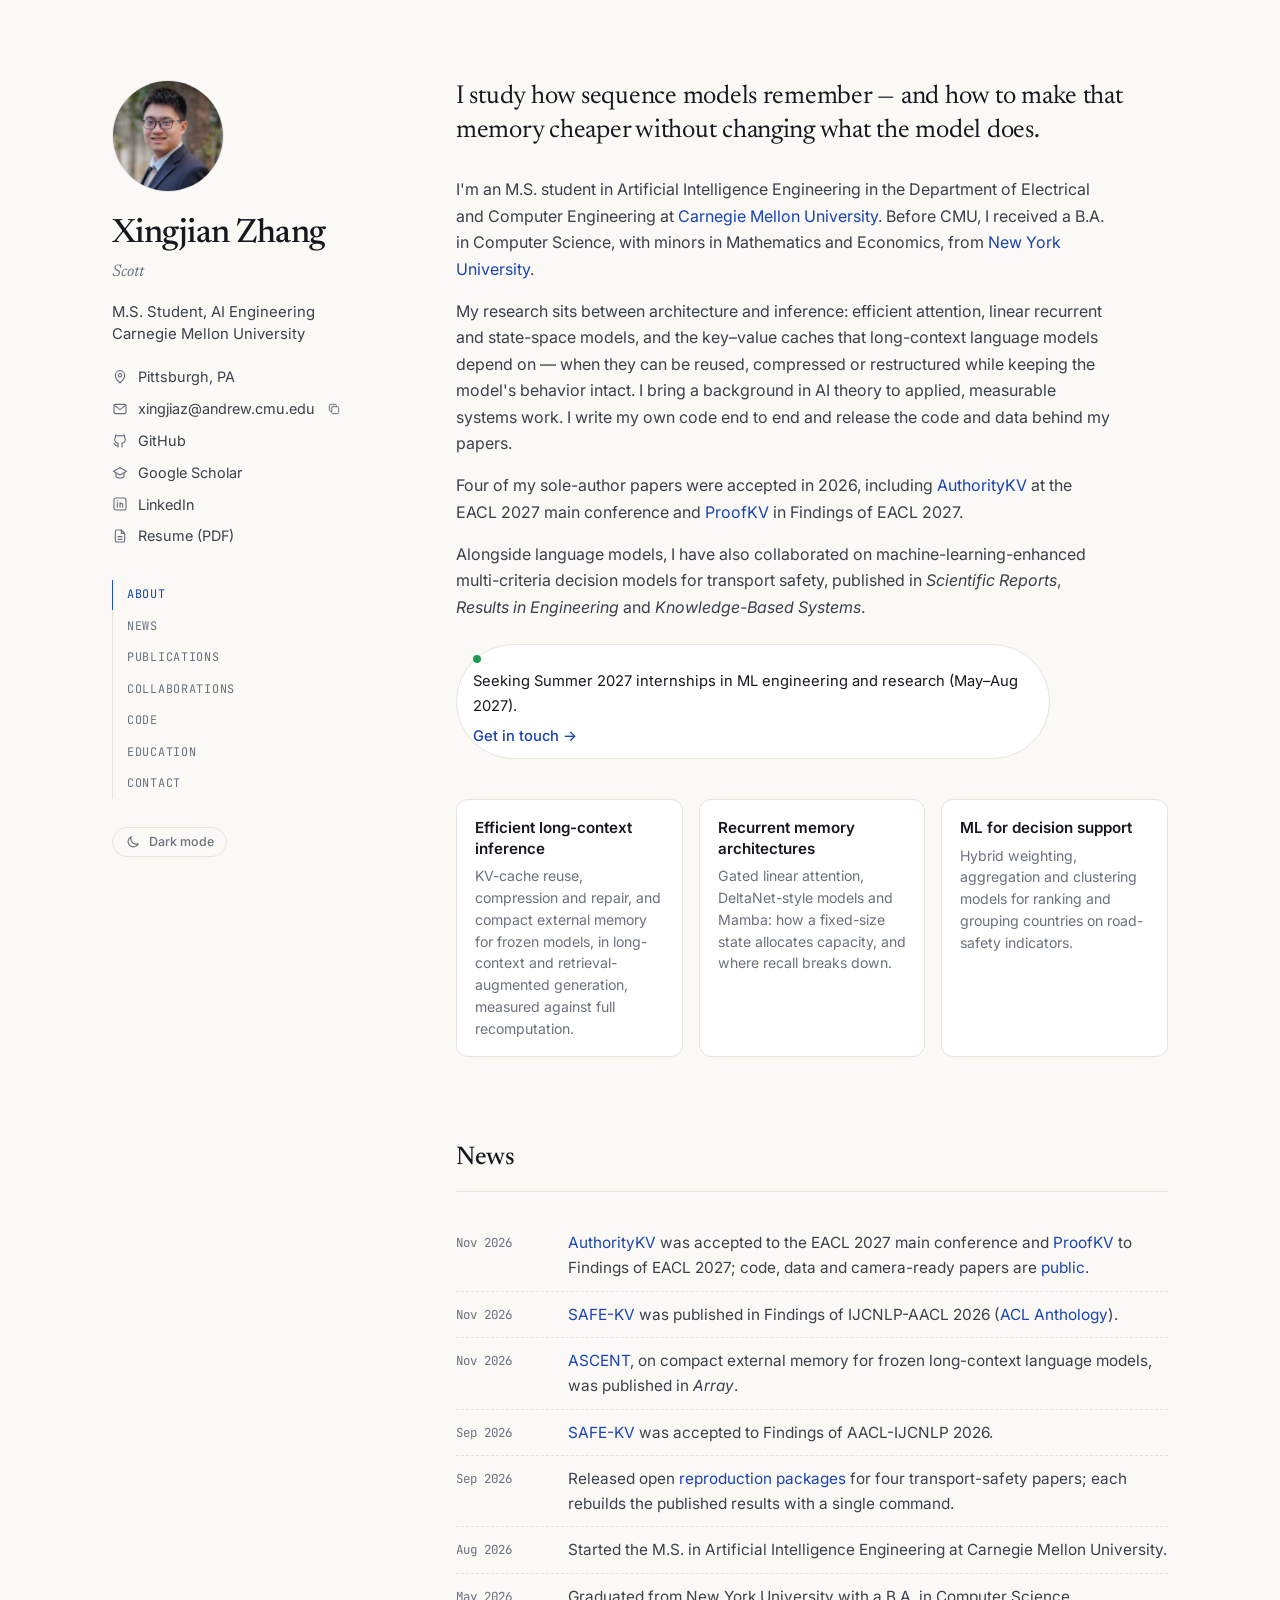
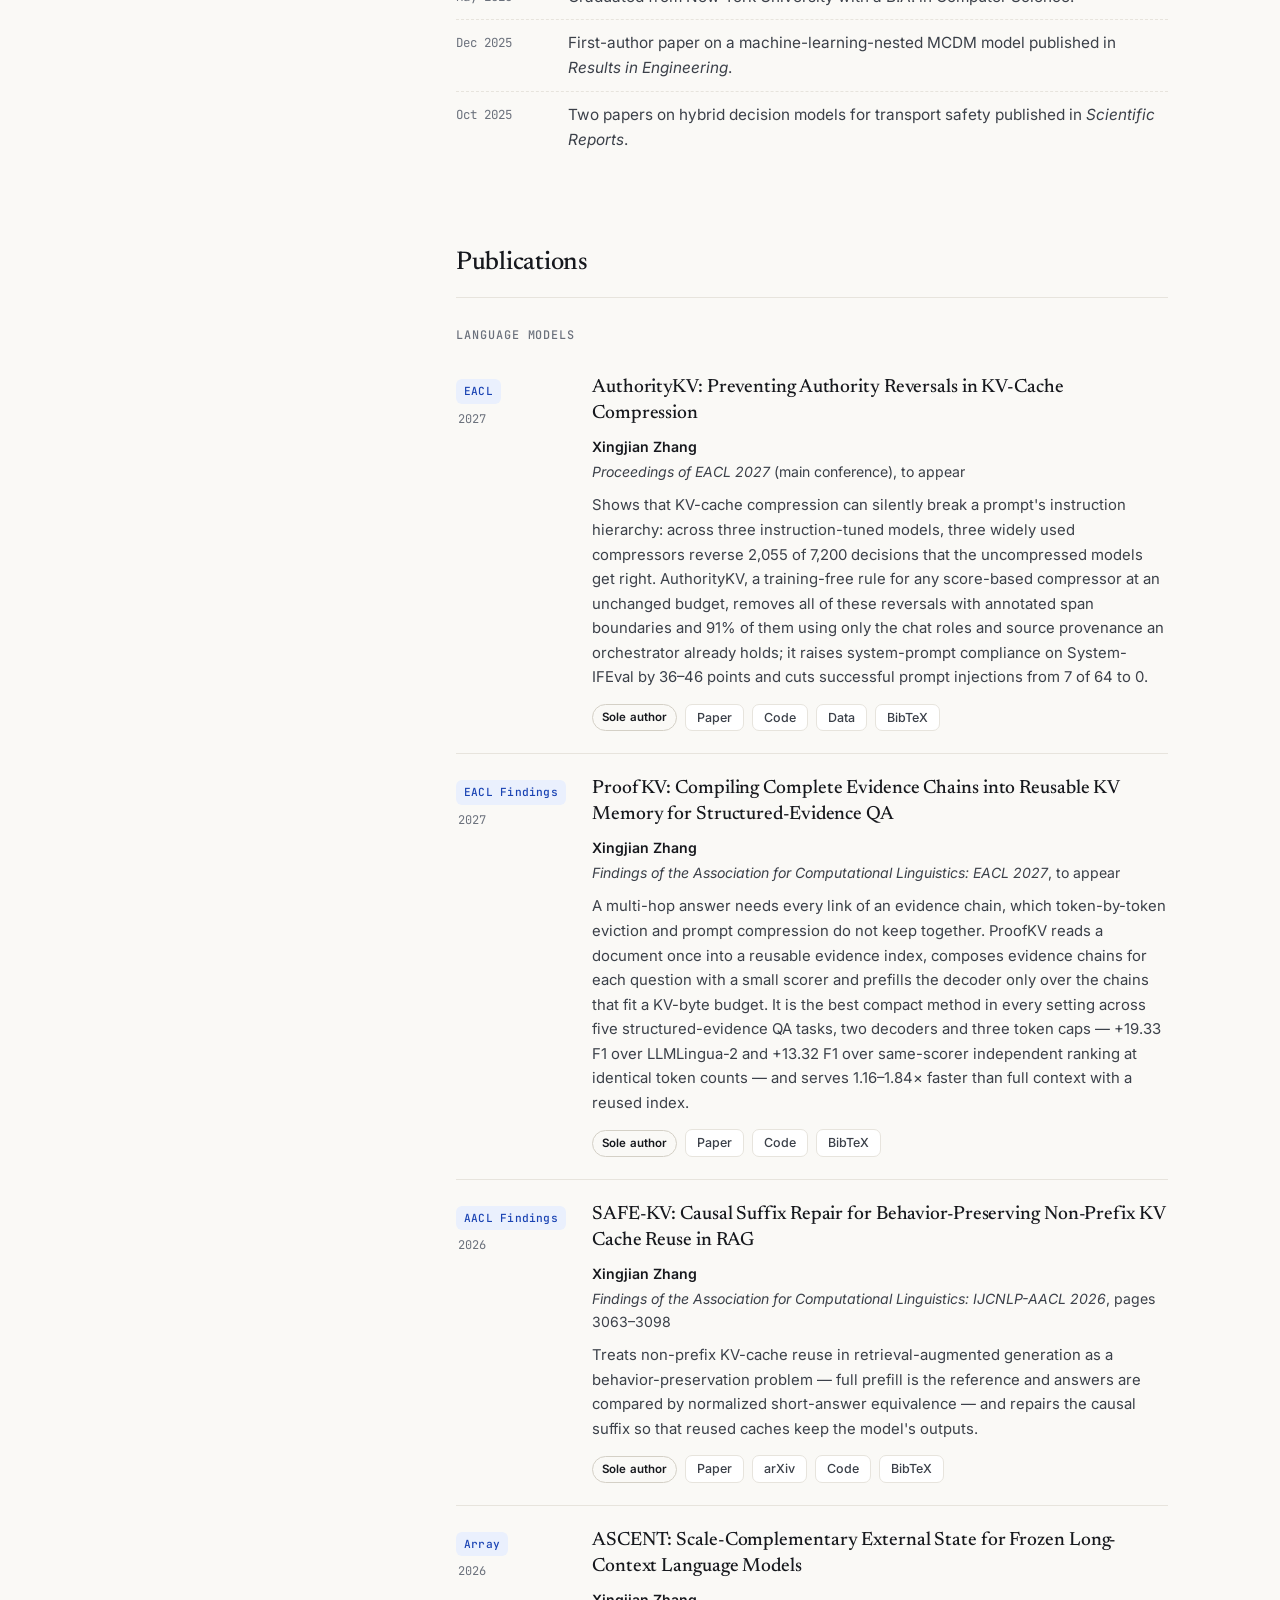
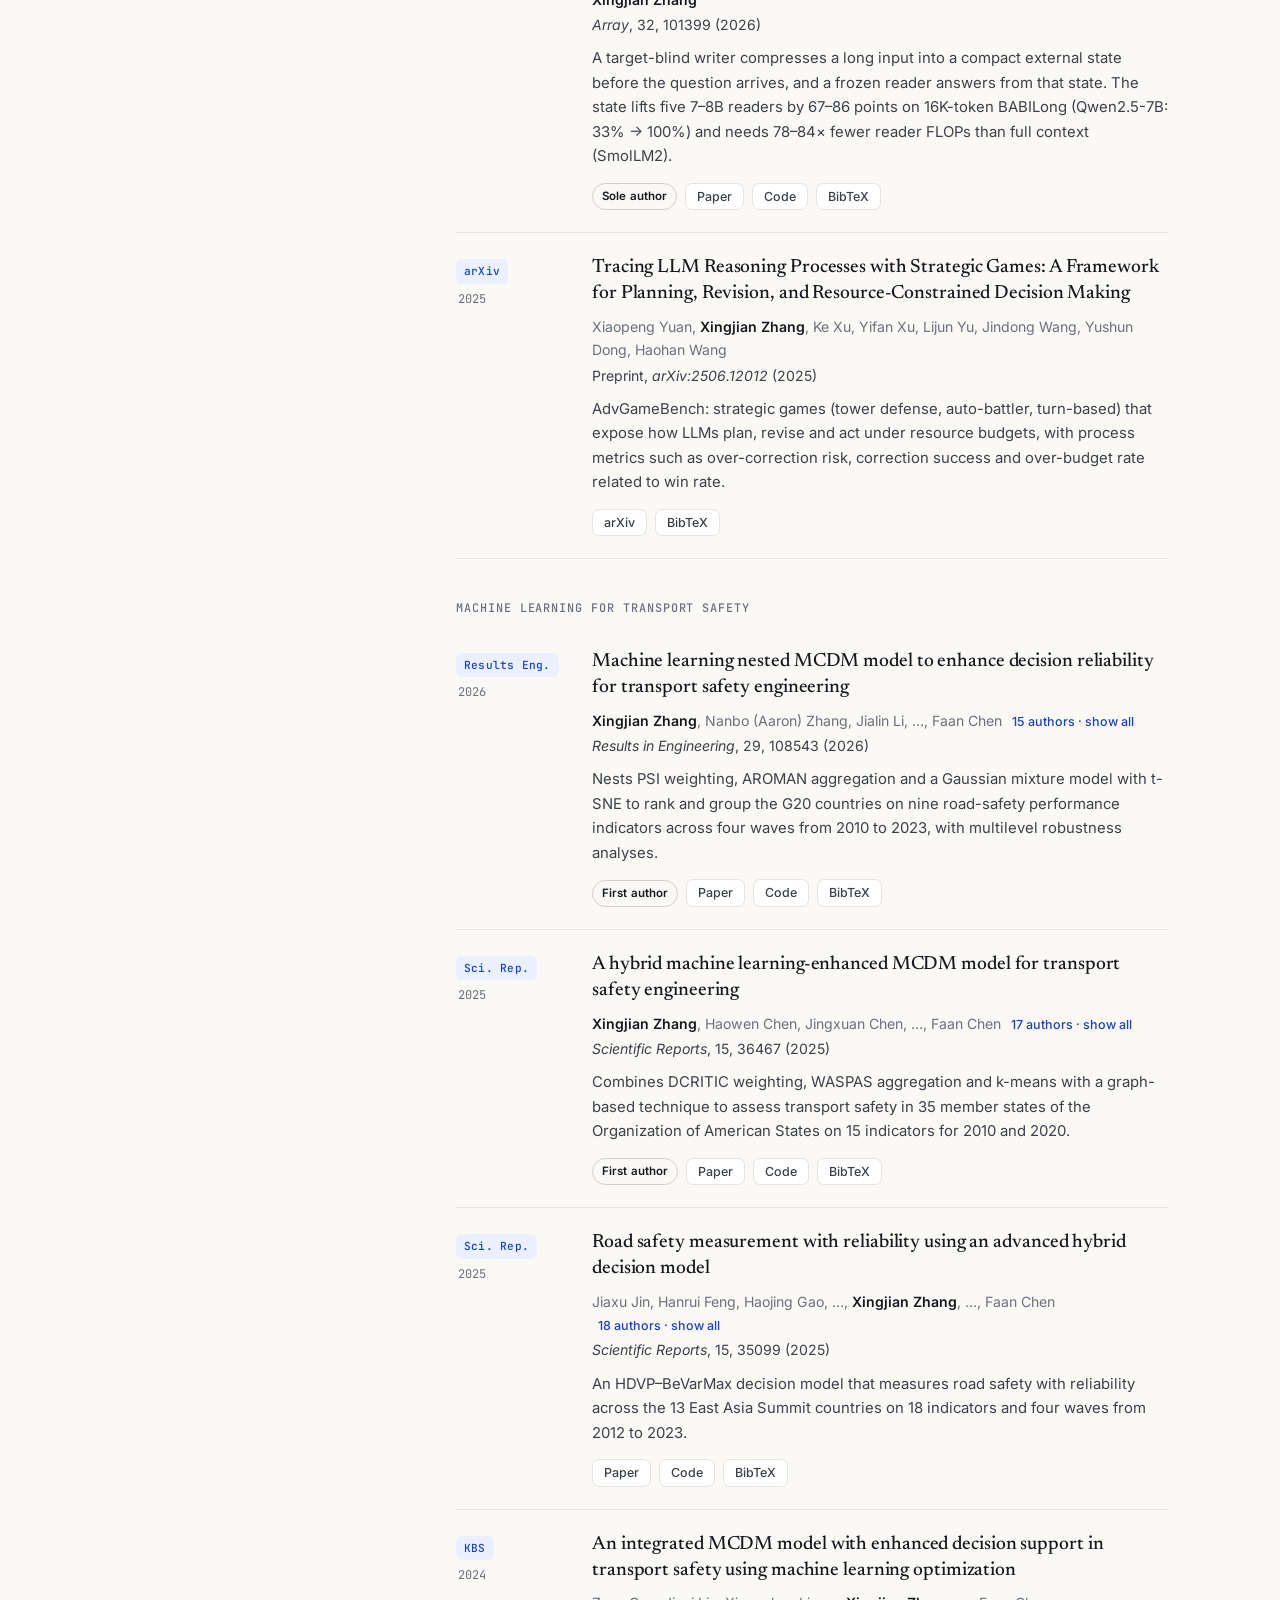
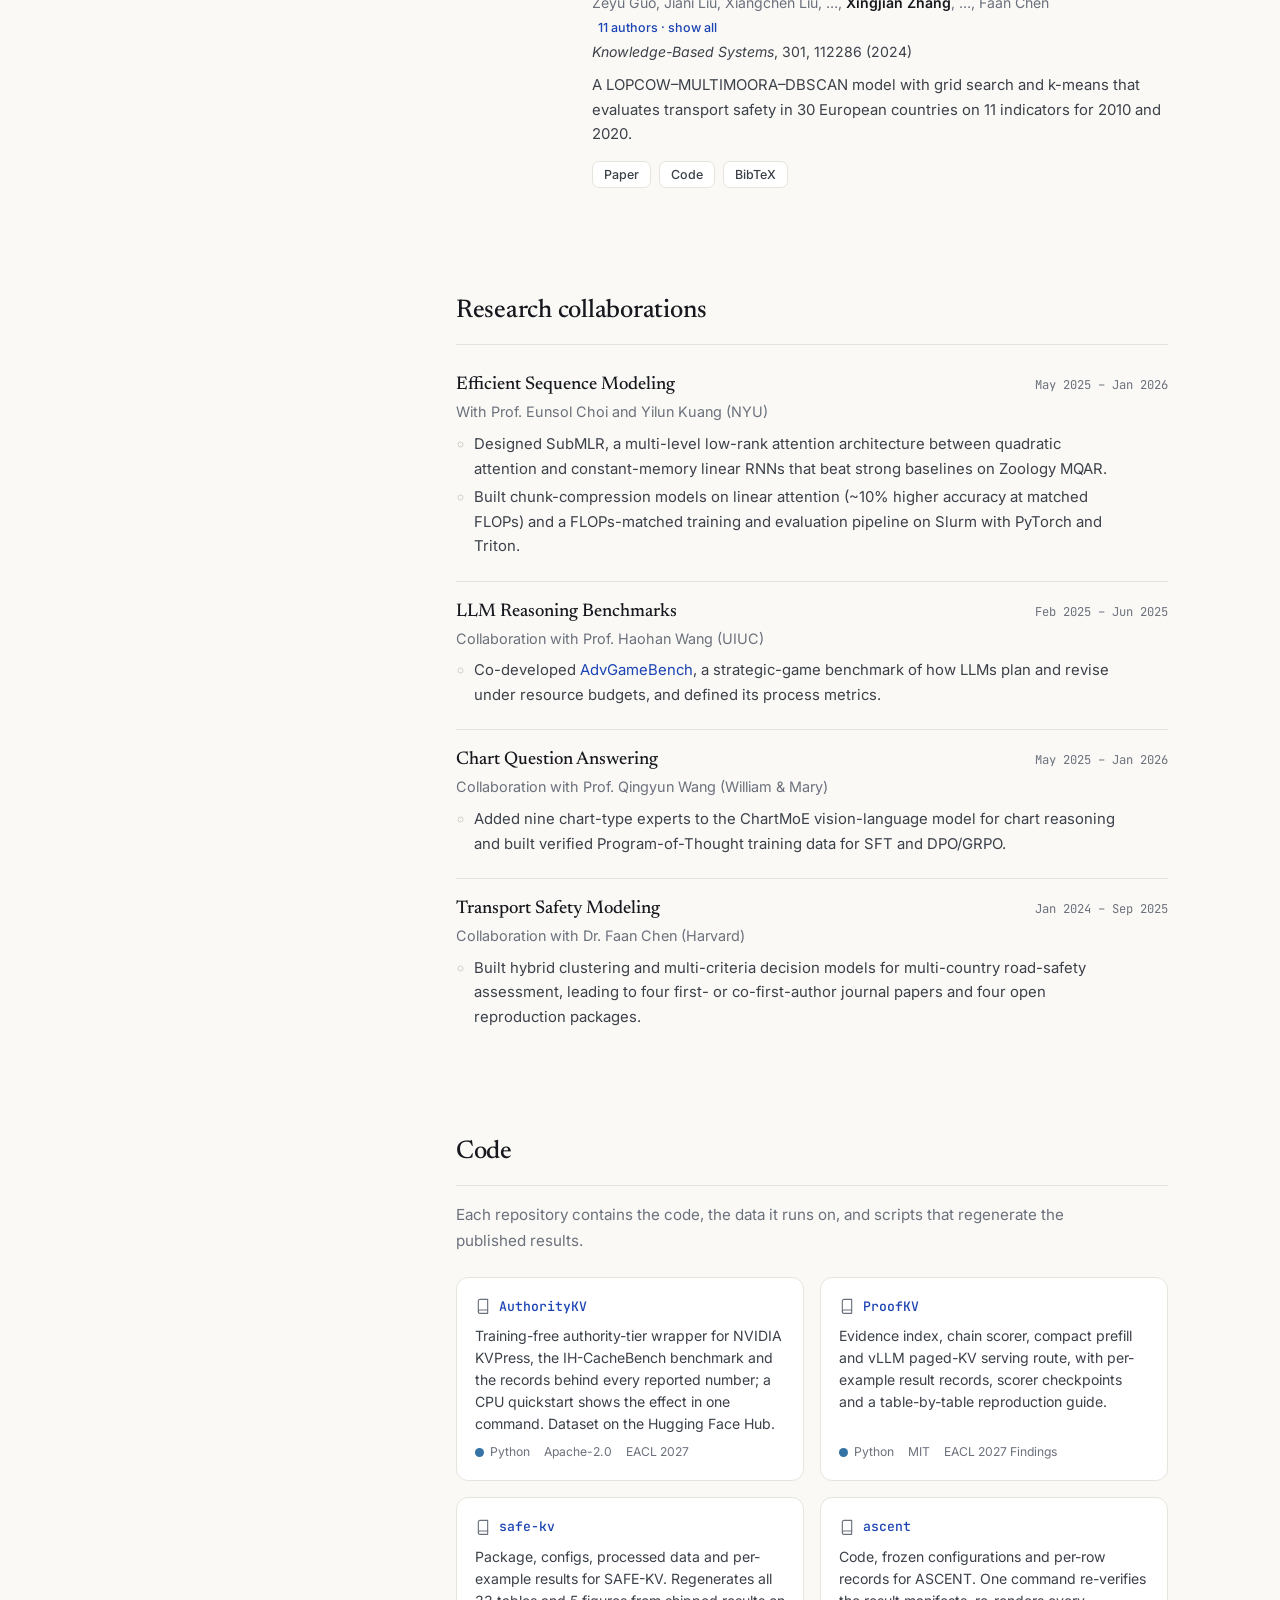
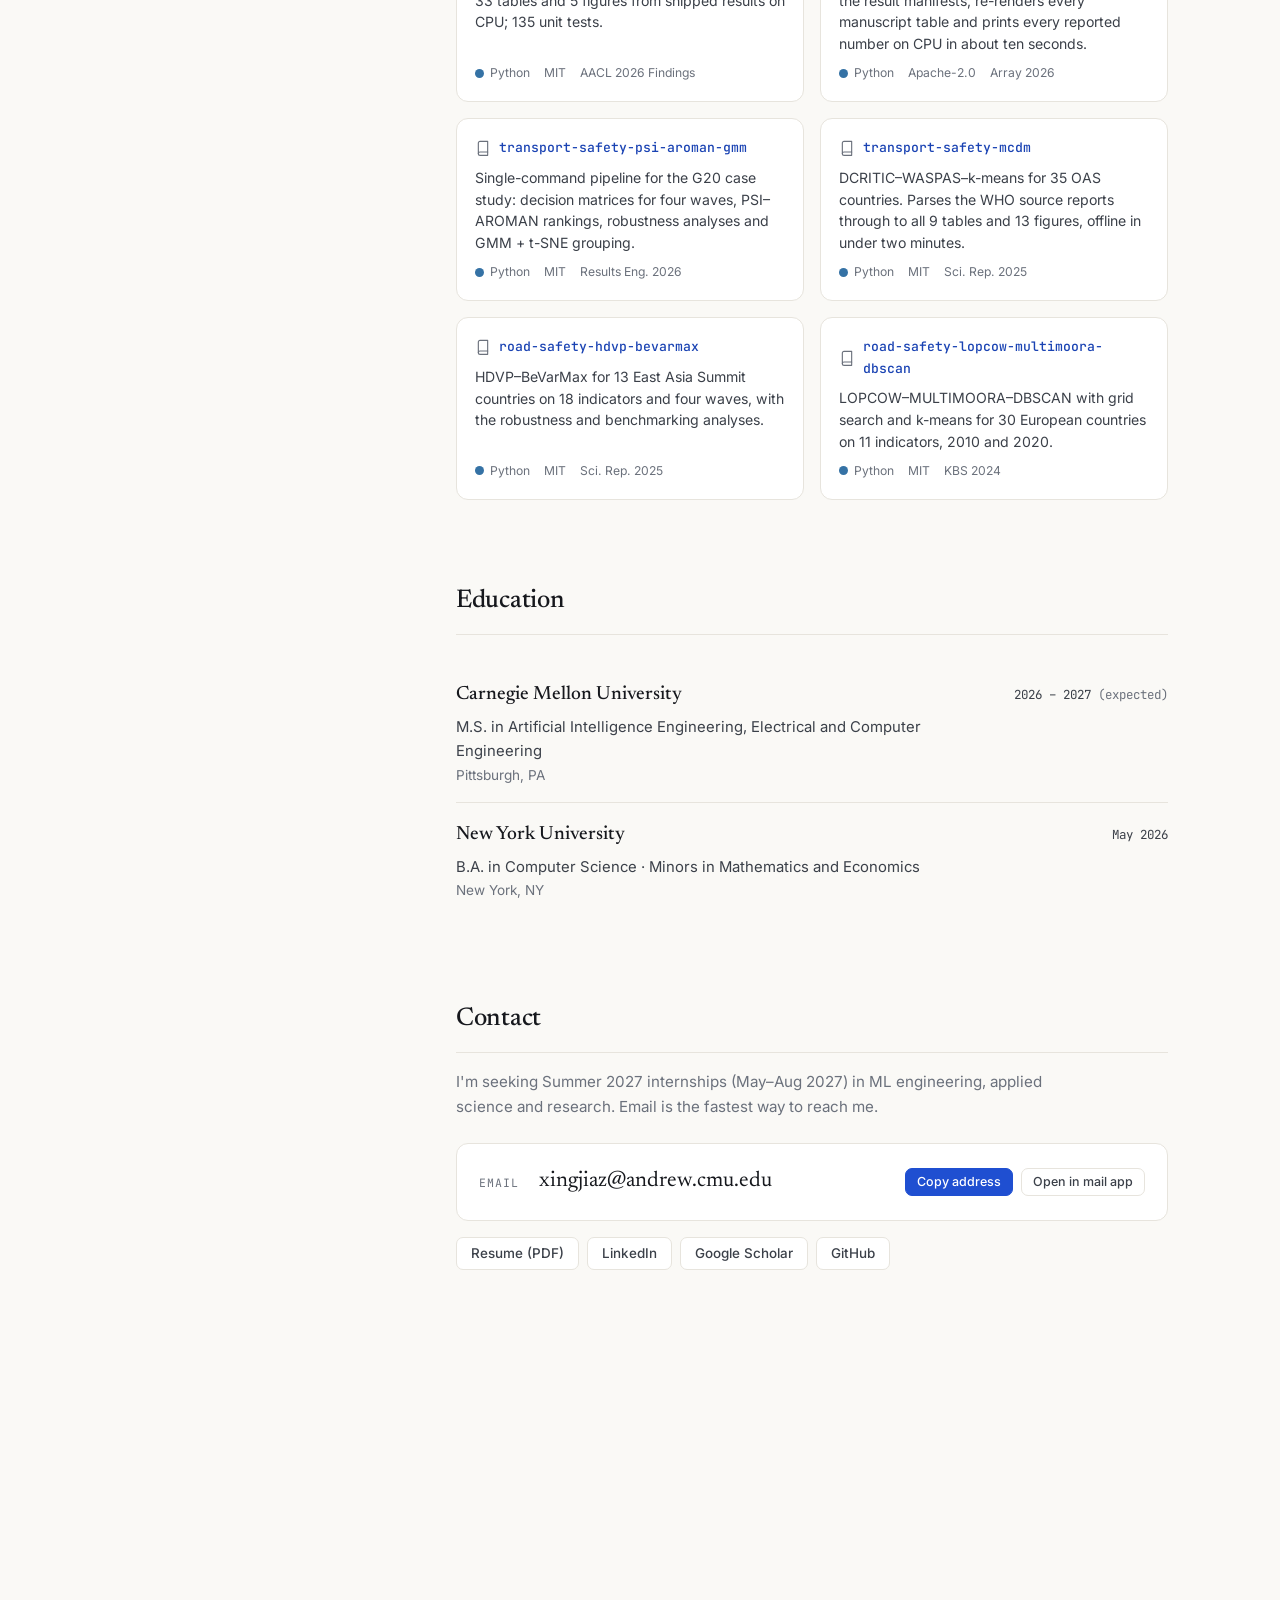
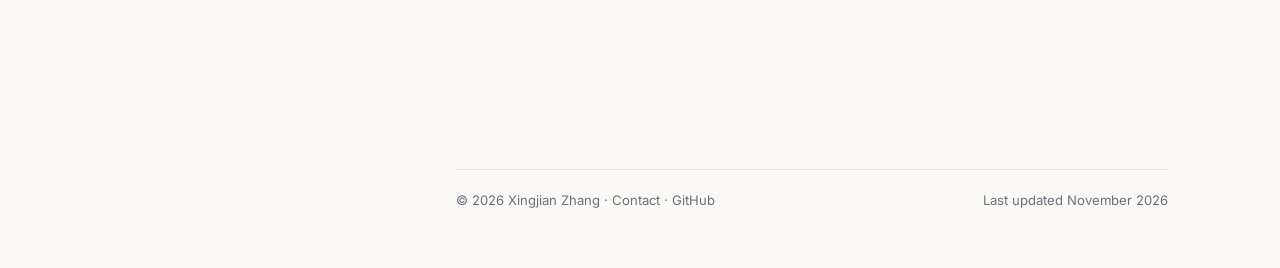
<file: index.html>
<!doctype html>
<html lang="en">
<head>
  <meta charset="utf-8">
  <meta name="viewport" content="width=device-width, initial-scale=1">
  <title>Xingjian (Scott) Zhang</title>
  <meta name="description" content="Xingjian (Scott) Zhang — M.S. student in Artificial Intelligence Engineering at Carnegie Mellon University, working on efficient and reliable long-context LLM inference: KV-cache compression and reuse, evidence memory and efficient sequence models.">
  <meta name="author" content="Xingjian Zhang">
  <link rel="canonical" href="https://xingjianzhang-dev.github.io/">

  <meta property="og:type" content="profile">
  <meta property="og:title" content="Xingjian (Scott) Zhang">
  <meta property="og:description" content="M.S. student in AI Engineering at Carnegie Mellon. KV-cache compression and reuse, evidence memory and efficient sequence models for long-context LLMs.">
  <meta property="og:url" content="https://xingjianzhang-dev.github.io/">
  <meta name="twitter:card" content="summary">

  <meta name="theme-color" content="#faf9f6" media="(prefers-color-scheme: light)">
  <meta name="theme-color" content="#0e1014" media="(prefers-color-scheme: dark)">
  <link rel="icon" href="favicon.svg" type="image/svg+xml">

  <link rel="preconnect" href="https://fonts.googleapis.com">
  <link rel="preconnect" href="https://fonts.gstatic.com" crossorigin>
  <link href="https://fonts.googleapis.com/css2?family=Inter:wght@400;500;600&family=JetBrains+Mono:wght@400;500&family=Newsreader:ital,opsz,wght@0,6..72,400;0,6..72,500;1,6..72,400&display=swap" rel="stylesheet">
  <link rel="stylesheet" href="assets/style.css">

  <script>
    // Apply a saved theme before first paint to avoid a flash.
    (function () {
      try {
        var t = localStorage.getItem("theme");
        if (t === "light" || t === "dark") document.documentElement.setAttribute("data-theme", t);
      } catch (e) {}
    })();
  </script>

  <script type="application/ld+json">
  {
    "@context": "https://schema.org",
    "@type": "Person",
    "name": "Xingjian Zhang",
    "alternateName": "Scott Zhang",
    "url": "https://xingjianzhang-dev.github.io/",
    "email": "mailto:xingjiaz@andrew.cmu.edu",
    "jobTitle": "M.S. Student, Artificial Intelligence Engineering",
    "affiliation": { "@type": "CollegeOrUniversity", "name": "Carnegie Mellon University" },
    "alumniOf": { "@type": "CollegeOrUniversity", "name": "New York University" },
    "address": { "@type": "PostalAddress", "addressLocality": "Pittsburgh", "addressRegion": "PA", "addressCountry": "US" },
    "knowsAbout": ["Sequence modeling", "Efficient attention", "Linear recurrent models", "State-space models", "KV cache", "Retrieval-augmented generation"],
    "sameAs": ["https://github.com/XingjianZhang-dev", "https://www.linkedin.com/in/xingjian-zhang-scott/", "https://scholar.google.com/citations?user=1PVbG88AAAAJ"]
  }
  </script>
</head>

<body>
  <a class="skip-link" href="#main">Skip to content</a>

  <div class="layout">

    <!-- ============================== Sidebar ============================== -->
    <aside class="profile" aria-label="Profile">
      <div class="avatar" aria-hidden="true">
        <span class="monogram">XZ</span>
        <!-- Drop a square photo at assets/photo.jpg and it replaces the monogram automatically. -->
        <img src="assets/photo.jpg" alt="" width="112" height="112" onerror="this.remove()">
      </div>

      <h1 class="name">Xingjian Zhang</h1>
      <p class="aka">Scott</p>
      <p class="role">M.S. Student, AI Engineering<br>Carnegie Mellon University</p>

      <ul class="contact">
        <li>
          <svg viewBox="0 0 24 24" aria-hidden="true"><path d="M12 21s-7-6.1-7-11.5A7 7 0 0 1 19 9.5C19 14.9 12 21 12 21Z"/><circle cx="12" cy="9.5" r="2.5"/></svg>
          <span>Pittsburgh, PA</span>
        </li>
        <li>
          <svg viewBox="0 0 24 24" aria-hidden="true"><rect x="3" y="5" width="18" height="14" rx="2"/><path d="m3.5 6.5 8.5 6.5 8.5-6.5"/></svg>
          <a href="mailto:xingjiaz@andrew.cmu.edu">xingjiaz@andrew.cmu.edu</a>
          <button class="copy-email" type="button" data-copy="xingjiaz@andrew.cmu.edu" aria-label="Copy email address" title="Copy email address">
            <svg viewBox="0 0 24 24" aria-hidden="true"><rect x="8" y="8" width="12" height="12" rx="2"/><path d="M16 8V6a2 2 0 0 0-2-2H6a2 2 0 0 0-2 2v8a2 2 0 0 0 2 2h2"/></svg>
          </button>
        </li>
        <li>
          <svg viewBox="0 0 24 24" aria-hidden="true"><path d="M9 19c-4.3 1.4-4.3-2.5-6-3m12 5v-3.5c0-1 .1-1.4-.5-2 2.8-.3 5.5-1.4 5.5-6a4.6 4.6 0 0 0-1.3-3.2 4.2 4.2 0 0 0-.1-3.2s-1.1-.3-3.5 1.3a12.3 12.3 0 0 0-6.2 0C6.5 2.8 5.4 3.1 5.4 3.1a4.2 4.2 0 0 0-.1 3.2A4.6 4.6 0 0 0 4 9.5c0 4.6 2.7 5.7 5.5 6-.6.6-.6 1.2-.5 2V21"/></svg>
          <a href="https://github.com/XingjianZhang-dev">GitHub</a>
        </li>
        <li>
          <svg viewBox="0 0 24 24" aria-hidden="true"><path d="M12 4 2 9.5l10 5.5 10-5.5Z"/><path d="M6 12v4.5c0 1.4 2.7 3 6 3s6-1.6 6-3V12"/></svg>
          <a href="https://scholar.google.com/citations?user=1PVbG88AAAAJ&amp;hl=en">Google Scholar</a>
        </li>
        <li>
          <svg viewBox="0 0 24 24" aria-hidden="true"><rect x="3" y="3" width="18" height="18" rx="3"/><path d="M8 10v7M8 7v.01M12 17v-4a2 2 0 0 1 4 0v4M12 10v7"/></svg>
          <a href="https://www.linkedin.com/in/xingjian-zhang-scott/">LinkedIn</a>
        </li>
        <li class="cv-link">
          <svg viewBox="0 0 24 24" aria-hidden="true"><path d="M14 3H7a2 2 0 0 0-2 2v14a2 2 0 0 0 2 2h10a2 2 0 0 0 2-2V8Z"/><path d="M14 3v5h5M9 13h6M9 17h6"/></svg>
          <a href="cv.pdf">Resume (PDF)</a>
        </li>
      </ul>

      <nav class="toc" aria-label="Sections">
        <a href="#about">About</a>
        <a href="#news">News</a>
        <a href="#publications">Publications</a>
        <a href="#experience">Collaborations</a>
        <a href="#code">Code</a>
        <a href="#education">Education</a>
        <a href="#contact">Contact</a>
      </nav>

      <button class="theme-toggle" type="button" aria-label="Toggle dark mode">
        <svg class="icon-moon" viewBox="0 0 24 24" aria-hidden="true"><path d="M20 14.5A8 8 0 0 1 9.5 4 8 8 0 1 0 20 14.5Z"/></svg>
        <svg class="icon-sun" viewBox="0 0 24 24" aria-hidden="true"><circle cx="12" cy="12" r="4"/><path d="M12 2v2M12 20v2M4.9 4.9l1.4 1.4M17.7 17.7l1.4 1.4M2 12h2M20 12h2M4.9 19.1l1.4-1.4M17.7 6.3l1.4-1.4"/></svg>
        <span class="theme-label">Dark mode</span>
      </button>
    </aside>

    <!-- ============================== Main ============================== -->
    <main id="main">

      <!-- About -->
      <section id="about" aria-labelledby="about-h">
        <h2 id="about-h" class="visually-hidden">About</h2>

        <p class="lede">I study how sequence models remember — and how to make that memory cheaper without changing what the model does.</p>

        <p>I'm an M.S. student in Artificial Intelligence Engineering in the Department of Electrical and Computer Engineering at <a href="https://www.cmu.edu/">Carnegie Mellon University</a>. Before CMU, I received a B.A. in Computer Science, with minors in Mathematics and Economics, from <a href="https://www.nyu.edu/">New York University</a>.</p>

        <p>My research sits between architecture and inference: efficient attention, linear recurrent and state-space models, and the key–value caches that long-context language models depend on — when they can be reused, compressed or restructured while keeping the model's behavior intact. I bring a background in AI theory to applied, measurable systems work. I write my own code end to end and release the code and data behind my papers.</p>

        <p>Four of my sole-author papers were accepted in 2026, including <a href="#authoritykv">AuthorityKV</a> at the EACL 2027 main conference and <a href="#proofkv">ProofKV</a> in Findings of EACL 2027.</p>

        <p>Alongside language models, I have also collaborated on machine-learning-enhanced multi-criteria decision models for transport safety, published in <i>Scientific Reports</i>, <i>Results in Engineering</i> and <i>Knowledge-Based Systems</i>.</p>

        <p class="status">
          <span class="status-dot" aria-hidden="true"></span>
          <span>Seeking Summer 2027 internships in ML engineering and research (May–Aug 2027).</span>
          <a href="#contact">Get in touch&nbsp;→</a>
        </p>

        <div class="interests" role="list">
          <div class="interest" role="listitem">
            <h3>Efficient long-context inference</h3>
            <p>KV-cache reuse, compression and repair, and compact external memory for frozen models, in long-context and retrieval-augmented generation, measured against full recomputation.</p>
          </div>
          <div class="interest" role="listitem">
            <h3>Recurrent memory architectures</h3>
            <p>Gated linear attention, DeltaNet-style models and Mamba: how a fixed-size state allocates capacity, and where recall breaks down.</p>
          </div>
          <div class="interest" role="listitem">
            <h3>ML for decision support</h3>
            <p>Hybrid weighting, aggregation and clustering models for ranking and grouping countries on road-safety indicators.</p>
          </div>
        </div>
      </section>

      <!-- News -->
      <section id="news" aria-labelledby="news-h">
        <h2 id="news-h">News</h2>
        <ol class="news">
          <li><time datetime="2026-11">Nov 2026</time><p><a href="#authoritykv">AuthorityKV</a> was accepted to the EACL 2027 main conference and <a href="#proofkv">ProofKV</a> to Findings of EACL 2027; code, data and camera-ready papers are <a href="#code">public</a>.</p></li>
          <li><time datetime="2026-11">Nov 2026</time><p><a href="#safe-kv">SAFE-KV</a> was published in Findings of IJCNLP-AACL 2026 (<a href="https://aclanthology.org/2026.findings-aacl.155/">ACL Anthology</a>).</p></li>
          <li><time datetime="2026-11">Nov 2026</time><p><a href="#ascent">ASCENT</a>, on compact external memory for frozen long-context language models, was published in <i>Array</i>.</p></li>
          <li><time datetime="2026-09">Sep 2026</time><p><a href="#safe-kv">SAFE-KV</a> was accepted to Findings of AACL-IJCNLP 2026.</p></li>
          <li><time datetime="2026-09">Sep 2026</time><p>Released open <a href="#code">reproduction packages</a> for four transport-safety papers; each rebuilds the published results with a single command.</p></li>
          <li><time datetime="2026-08">Aug 2026</time><p>Started the M.S. in Artificial Intelligence Engineering at Carnegie Mellon University.</p></li>
          <li><time datetime="2026-05">May 2026</time><p>Graduated from New York University with a B.A. in Computer Science.</p></li>
          <li><time datetime="2025-12">Dec 2025</time><p>First-author paper on a machine-learning-nested MCDM model published in <i>Results in Engineering</i>.</p></li>
          <li><time datetime="2025-10">Oct 2025</time><p>Two papers on hybrid decision models for transport safety published in <i>Scientific Reports</i>.</p></li>
        </ol>
      </section>

      <!-- Publications -->
      <section id="publications" aria-labelledby="pub-h">
        <h2 id="pub-h">Publications</h2>

        <h3 class="group-label">Language models</h3>

        <article class="pub" id="authoritykv">
          <div class="pub-side"><span class="venue">EACL</span><span class="year">2027</span></div>
          <div class="pub-main">
            <h4 class="pub-title"><a href="https://github.com/XingjianZhang-dev/AuthorityKV/blob/main/paper/AuthorityKV_EACL2027.pdf">AuthorityKV: Preventing Authority Reversals in KV-Cache Compression</a></h4>
            <p class="authors"><span class="me">Xingjian Zhang</span></p>
            <p class="where"><i>Proceedings of EACL 2027</i> (main conference), to appear</p>
            <p class="summary">Shows that KV-cache compression can silently break a prompt's instruction hierarchy: across three instruction-tuned models, three widely used compressors reverse 2,055 of 7,200 decisions that the uncompressed models get right. AuthorityKV, a training-free rule for any score-based compressor at an unchanged budget, removes all of these reversals with annotated span boundaries and 91% of them using only the chat roles and source provenance an orchestrator already holds; it raises system-prompt compliance on System-IFEval by 36–46 points and cuts successful prompt injections from 7 of 64 to 0.</p>
            <div class="pub-links">
              <span class="badge">Sole author</span>
              <a class="btn" href="https://github.com/XingjianZhang-dev/AuthorityKV/blob/main/paper/AuthorityKV_EACL2027.pdf">Paper</a>
              <a class="btn" href="https://github.com/XingjianZhang-dev/AuthorityKV">Code</a>
              <a class="btn" href="https://huggingface.co/datasets/XingjianZhangDev/AuthorityKV">Data</a>
              <button class="btn" type="button" data-bib aria-expanded="false">BibTeX</button>
            </div>
            <div class="bib" hidden><button class="copy" type="button">Copy</button><pre>@inproceedings{zhang2027authoritykv,
  title     = {{AuthorityKV}: Preventing Authority Reversals in
               {KV}-Cache Compression},
  author    = {Zhang, Xingjian},
  booktitle = {Proceedings of the European Chapter of the Association
               for Computational Linguistics (EACL 2027)},
  year      = {2027},
  publisher = {Association for Computational Linguistics},
  note      = {To appear}
}</pre></div>
          </div>
        </article>

        <article class="pub" id="proofkv">
          <div class="pub-side"><span class="venue">EACL Findings</span><span class="year">2027</span></div>
          <div class="pub-main">
            <h4 class="pub-title"><a href="https://github.com/XingjianZhang-dev/ProofKV/blob/main/paper/proofkv_eacl2027.pdf">ProofKV: Compiling Complete Evidence Chains into Reusable KV Memory for Structured-Evidence QA</a></h4>
            <p class="authors"><span class="me">Xingjian Zhang</span></p>
            <p class="where"><i>Findings of the Association for Computational Linguistics: EACL 2027</i>, to appear</p>
            <p class="summary">A multi-hop answer needs every link of an evidence chain, which token-by-token eviction and prompt compression do not keep together. ProofKV reads a document once into a reusable evidence index, composes evidence chains for each question with a small scorer and prefills the decoder only over the chains that fit a KV-byte budget. It is the best compact method in every setting across five structured-evidence QA tasks, two decoders and three token caps — +19.33 F1 over LLMLingua-2 and +13.32 F1 over same-scorer independent ranking at identical token counts — and serves 1.16–1.84× faster than full context with a reused index.</p>
            <div class="pub-links">
              <span class="badge">Sole author</span>
              <a class="btn" href="https://github.com/XingjianZhang-dev/ProofKV/blob/main/paper/proofkv_eacl2027.pdf">Paper</a>
              <a class="btn" href="https://github.com/XingjianZhang-dev/ProofKV">Code</a>
              <button class="btn" type="button" data-bib aria-expanded="false">BibTeX</button>
            </div>
            <div class="bib" hidden><button class="copy" type="button">Copy</button><pre>@inproceedings{zhang2027proofkv,
  title     = {{ProofKV}: Compiling Complete Evidence Chains into Reusable
               {KV} Memory for Structured-Evidence {QA}},
  author    = {Zhang, Xingjian},
  booktitle = {Findings of the Association for Computational Linguistics:
               EACL 2027},
  year      = {2027},
  publisher = {Association for Computational Linguistics},
  note      = {To appear}
}</pre></div>
          </div>
        </article>

        <article class="pub" id="safe-kv">
          <div class="pub-side"><span class="venue">AACL Findings</span><span class="year">2026</span></div>
          <div class="pub-main">
            <h4 class="pub-title"><a href="https://aclanthology.org/2026.findings-aacl.155/">SAFE-KV: Causal Suffix Repair for Behavior-Preserving Non-Prefix KV Cache Reuse in RAG</a></h4>
            <p class="authors"><span class="me">Xingjian Zhang</span></p>
            <p class="where"><i>Findings of the Association for Computational Linguistics: IJCNLP-AACL 2026</i>, pages 3063–3098</p>
            <p class="summary">Treats non-prefix KV-cache reuse in retrieval-augmented generation as a behavior-preservation problem — full prefill is the reference and answers are compared by normalized short-answer equivalence — and repairs the causal suffix so that reused caches keep the model's outputs.</p>
            <div class="pub-links">
              <span class="badge">Sole author</span>
              <a class="btn" href="https://aclanthology.org/2026.findings-aacl.155/">Paper</a>
              <a class="btn" href="https://arxiv.org/abs/2610.15186">arXiv</a>
              <a class="btn" href="https://github.com/XingjianZhang-dev/safe-kv">Code</a>
              <button class="btn" type="button" data-bib aria-expanded="false">BibTeX</button>
            </div>
            <div class="bib" hidden><button class="copy" type="button">Copy</button><pre>@inproceedings{zhang-2026-safe,
  title     = {{SAFE}-{KV}: Causal Suffix Repair for Behavior-Preserving
               Non-Prefix {KV} Cache Reuse in {RAG}},
  author    = {Zhang, Xingjian},
  booktitle = {Findings of the Association for Computational Linguistics:
               IJCNLP-AACL 2026},
  pages     = {3063--3098},
  year      = {2026},
  publisher = {Association for Computational Linguistics},
  url       = {https://aclanthology.org/2026.findings-aacl.155/}
}</pre></div>
          </div>
        </article>

        <article class="pub" id="ascent">
          <div class="pub-side"><span class="venue">Array</span><span class="year">2026</span></div>
          <div class="pub-main">
            <h4 class="pub-title"><a href="https://doi.org/10.1016/j.array.2026.101399">ASCENT: Scale-Complementary External State for Frozen Long-Context Language Models</a></h4>
            <p class="authors"><span class="me">Xingjian Zhang</span></p>
            <p class="where"><i>Array</i>, 32, 101399 (2026)</p>
            <p class="summary">A target-blind writer compresses a long input into a compact external state before the question arrives, and a frozen reader answers from that state. The state lifts five 7–8B readers by 67–86 points on 16K-token BABILong (Qwen2.5-7B: 33% → 100%) and needs 78–84× fewer reader FLOPs than full context (SmolLM2).</p>
            <div class="pub-links">
              <span class="badge">Sole author</span>
              <a class="btn" href="https://doi.org/10.1016/j.array.2026.101399">Paper</a>
              <a class="btn" href="https://github.com/XingjianZhang-dev/ascent">Code</a>
              <button class="btn" type="button" data-bib aria-expanded="false">BibTeX</button>
            </div>
            <div class="bib" hidden><button class="copy" type="button">Copy</button><pre>@article{zhang2026ascent,
  title   = {{ASCENT}: Scale-Complementary External State for Frozen
             Long-Context Language Models},
  author  = {Zhang, Xingjian},
  journal = {Array},
  volume  = {32},
  pages   = {101399},
  year    = {2026},
  doi     = {10.1016/j.array.2026.101399}
}</pre></div>
          </div>
        </article>

        <article class="pub" id="advgamebench">
          <div class="pub-side"><span class="venue">arXiv</span><span class="year">2025</span></div>
          <div class="pub-main">
            <h4 class="pub-title"><a href="https://arxiv.org/abs/2506.12012">Tracing LLM Reasoning Processes with Strategic Games: A Framework for Planning, Revision, and Resource-Constrained Decision Making</a></h4>
            <p class="authors">Xiaopeng Yuan, <span class="me">Xingjian Zhang</span>, Ke Xu, Yifan Xu, Lijun Yu, Jindong Wang, Yushun Dong, Haohan Wang</p>
            <p class="where">Preprint, <i>arXiv:2506.12012</i> (2025)</p>
            <p class="summary">AdvGameBench: strategic games (tower defense, auto-battler, turn-based) that expose how LLMs plan, revise and act under resource budgets, with process metrics such as over-correction risk, correction success and over-budget rate related to win rate.</p>
            <div class="pub-links">
              <a class="btn" href="https://arxiv.org/abs/2506.12012">arXiv</a>
              <button class="btn" type="button" data-bib aria-expanded="false">BibTeX</button>
            </div>
            <div class="bib" hidden><button class="copy" type="button">Copy</button><pre>@article{yuan2025tracing,
  title   = {Tracing {LLM} Reasoning Processes with Strategic Games:
             A Framework for Planning, Revision, and Resource-Constrained
             Decision Making},
  author  = {Yuan, Xiaopeng and Zhang, Xingjian and Xu, Ke and Xu, Yifan and
             Yu, Lijun and Wang, Jindong and Dong, Yushun and Wang, Haohan},
  journal = {arXiv preprint arXiv:2506.12012},
  year    = {2025}
}</pre></div>
          </div>
        </article>

        <h3 class="group-label">Machine learning for transport safety</h3>

        <article class="pub" id="rineng-2026">
          <div class="pub-side"><span class="venue">Results Eng.</span><span class="year">2026</span></div>
          <div class="pub-main">
            <h4 class="pub-title"><a href="https://doi.org/10.1016/j.rineng.2025.108543">Machine learning nested MCDM model to enhance decision reliability for transport safety engineering</a></h4>
            <p class="authors" data-authors>
              <span class="short"><span class="me">Xingjian Zhang</span>, Nanbo (Aaron) Zhang, Jialin Li, …, Faan Chen</span>
              <span class="full" hidden><span class="me">Xingjian Zhang</span>, Nanbo (Aaron) Zhang, Jialin Li, Qintao Li, Xingze Liu, Chuanpu (Lukas) Cao, Hao Mao, Ruikang Yan, Yunlong Qi, Xinyi (Chenny) Yang, Jialun Li, Aaron Kaiqiang Zhou, Xu Yan, Hanrui Feng, Faan Chen</span>
              <button class="more" type="button" aria-expanded="false">15 authors · show all</button>
            </p>
            <p class="where"><i>Results in Engineering</i>, 29, 108543 (2026)</p>
            <p class="summary">Nests PSI weighting, AROMAN aggregation and a Gaussian mixture model with t-SNE to rank and group the G20 countries on nine road-safety performance indicators across four waves from 2010 to 2023, with multilevel robustness analyses.</p>
            <div class="pub-links">
              <span class="badge">First author</span>
              <a class="btn" href="https://doi.org/10.1016/j.rineng.2025.108543">Paper</a>
              <a class="btn" href="https://github.com/XingjianZhang-dev/transport-safety-psi-aroman-gmm">Code</a>
              <button class="btn" type="button" data-bib aria-expanded="false">BibTeX</button>
            </div>
            <div class="bib" hidden><button class="copy" type="button">Copy</button><pre>@article{zhang2026nested,
  title   = {Machine learning nested {MCDM} model to enhance decision
             reliability for transport safety engineering},
  author  = {Zhang, Xingjian and Zhang, Nanbo and Li, Jialin and
             Li, Qintao and Liu, Xingze and Cao, Chuanpu and
             Mao, Hao and Yan, Ruikang and Qi, Yunlong and
             Yang, Xinyi and Li, Jialun and Zhou, Aaron Kaiqiang and
             Yan, Xu and Feng, Hanrui and Chen, Faan},
  journal = {Results in Engineering},
  volume  = {29},
  pages   = {108543},
  year    = {2026},
  doi     = {10.1016/j.rineng.2025.108543}
}</pre></div>
          </div>
        </article>

        <article class="pub" id="scirep-36467">
          <div class="pub-side"><span class="venue">Sci. Rep.</span><span class="year">2025</span></div>
          <div class="pub-main">
            <h4 class="pub-title"><a href="https://doi.org/10.1038/s41598-025-21297-8">A hybrid machine learning-enhanced MCDM model for transport safety engineering</a></h4>
            <p class="authors" data-authors>
              <span class="short"><span class="me">Xingjian Zhang</span>, Haowen Chen, Jingxuan Chen, …, Faan Chen</span>
              <span class="full" hidden><span class="me">Xingjian Zhang</span>, Haowen Chen, Jingxuan Chen, Hanrui Feng, Mingshuo Liu, Xushuai Zhang, Aaron Kaiqiang Zhou, Ziyan Li, Anqi Song, Ziang Wu, Surui Cheng, Yuhan Gan, Minghe Liu, Junyu Quan, Shuolei Gao, Mingren Zheng, Faan Chen</span>
              <button class="more" type="button" aria-expanded="false">17 authors · show all</button>
            </p>
            <p class="where"><i>Scientific Reports</i>, 15, 36467 (2025)</p>
            <p class="summary">Combines DCRITIC weighting, WASPAS aggregation and k-means with a graph-based technique to assess transport safety in 35 member states of the Organization of American States on 15 indicators for 2010 and 2020.</p>
            <div class="pub-links">
              <span class="badge">First author</span>
              <a class="btn" href="https://doi.org/10.1038/s41598-025-21297-8">Paper</a>
              <a class="btn" href="https://github.com/XingjianZhang-dev/transport-safety-mcdm">Code</a>
              <button class="btn" type="button" data-bib aria-expanded="false">BibTeX</button>
            </div>
            <div class="bib" hidden><button class="copy" type="button">Copy</button><pre>@article{zhang2025hybrid,
  title   = {A hybrid machine learning-enhanced {MCDM} model for transport
             safety engineering},
  author  = {Zhang, Xingjian and Chen, Haowen and Chen, Jingxuan and
             Feng, Hanrui and Liu, Mingshuo and Zhang, Xushuai and
             Zhou, Aaron Kaiqiang and Li, Ziyan and Song, Anqi and
             Wu, Ziang and Cheng, Surui and Gan, Yuhan and
             Liu, Minghe and Quan, Junyu and Gao, Shuolei and
             Zheng, Mingren and Chen, Faan},
  journal = {Scientific Reports},
  volume  = {15},
  pages   = {36467},
  year    = {2025},
  doi     = {10.1038/s41598-025-21297-8}
}</pre></div>
          </div>
        </article>

        <article class="pub" id="scirep-35099">
          <div class="pub-side"><span class="venue">Sci. Rep.</span><span class="year">2025</span></div>
          <div class="pub-main">
            <h4 class="pub-title"><a href="https://doi.org/10.1038/s41598-025-18918-7">Road safety measurement with reliability using an advanced hybrid decision model</a></h4>
            <p class="authors" data-authors>
              <span class="short">Jiaxu Jin, Hanrui Feng, Haojing Gao, …, <span class="me">Xingjian Zhang</span>, …, Faan Chen</span>
              <span class="full" hidden>Jiaxu Jin, Hanrui Feng, Haojing Gao, Hongyang Hua, Mingshuo Liu, Hedong Liang, Hongping Qi, Lei Sun, Fang Tian, Jiachen Yao, Aaron Kaiqiang Zhou, Yiyun Zhang, <span class="me">Xingjian Zhang</span>, Ziyan Li, Dongxu Qin, Mingren Zheng, Haocheng Yang, Faan Chen</span>
              <button class="more" type="button" aria-expanded="false">18 authors · show all</button>
            </p>
            <p class="where"><i>Scientific Reports</i>, 15, 35099 (2025)</p>
            <p class="summary">An HDVP–BeVarMax decision model that measures road safety with reliability across the 13 East Asia Summit countries on 18 indicators and four waves from 2012 to 2023.</p>
            <div class="pub-links">
              <a class="btn" href="https://doi.org/10.1038/s41598-025-18918-7">Paper</a>
              <a class="btn" href="https://github.com/XingjianZhang-dev/road-safety-hdvp-bevarmax">Code</a>
              <button class="btn" type="button" data-bib aria-expanded="false">BibTeX</button>
            </div>
            <div class="bib" hidden><button class="copy" type="button">Copy</button><pre>@article{jin2025road,
  title   = {Road safety measurement with reliability using an advanced
             hybrid decision model},
  author  = {Jin, Jiaxu and Feng, Hanrui and Gao, Haojing and
             Hua, Hongyang and Liu, Mingshuo and Liang, Hedong and
             Qi, Hongping and Sun, Lei and Tian, Fang and
             Yao, Jiachen and Zhou, Aaron Kaiqiang and
             Zhang, Yiyun and Zhang, Xingjian and Li, Ziyan and
             Qin, Dongxu and Zheng, Mingren and Yang, Haocheng and
             Chen, Faan},
  journal = {Scientific Reports},
  volume  = {15},
  pages   = {35099},
  year    = {2025},
  doi     = {10.1038/s41598-025-18918-7}
}</pre></div>
          </div>
        </article>

        <article class="pub" id="kbs-2024">
          <div class="pub-side"><span class="venue">KBS</span><span class="year">2024</span></div>
          <div class="pub-main">
            <h4 class="pub-title"><a href="https://doi.org/10.1016/j.knosys.2024.112286">An integrated MCDM model with enhanced decision support in transport safety using machine learning optimization</a></h4>
            <p class="authors" data-authors>
              <span class="short">Zeyu Guo, Jiani Liu, Xiangchen Liu, …, <span class="me">Xingjian Zhang</span>, …, Faan Chen</span>
              <span class="full" hidden>Zeyu Guo, Jiani Liu, Xiangchen Liu, Ziyue Meng, Meilin Pu, Haoyan Wu, Xu Yan, Gilbert Yang, <span class="me">Xingjian Zhang</span>, Changlan Chen, Faan Chen</span>
              <button class="more" type="button" aria-expanded="false">11 authors · show all</button>
            </p>
            <p class="where"><i>Knowledge-Based Systems</i>, 301, 112286 (2024)</p>
            <p class="summary">A LOPCOW–MULTIMOORA–DBSCAN model with grid search and k-means that evaluates transport safety in 30 European countries on 11 indicators for 2010 and 2020.</p>
            <div class="pub-links">
              <a class="btn" href="https://doi.org/10.1016/j.knosys.2024.112286">Paper</a>
              <a class="btn" href="https://github.com/XingjianZhang-dev/road-safety-lopcow-multimoora-dbscan">Code</a>
              <button class="btn" type="button" data-bib aria-expanded="false">BibTeX</button>
            </div>
            <div class="bib" hidden><button class="copy" type="button">Copy</button><pre>@article{guo2024integrated,
  title   = {An integrated {MCDM} model with enhanced decision support in
             transport safety using machine learning optimization},
  author  = {Guo, Zeyu and Liu, Jiani and Liu, Xiangchen and
             Meng, Ziyue and Pu, Meilin and Wu, Haoyan and
             Yan, Xu and Yang, Gilbert and Zhang, Xingjian and
             Chen, Changlan and Chen, Faan},
  journal = {Knowledge-Based Systems},
  volume  = {301},
  pages   = {112286},
  year    = {2024},
  doi     = {10.1016/j.knosys.2024.112286}
}</pre></div>
          </div>
        </article>
      </section>

      <!-- Experience -->
      <section id="experience" aria-labelledby="exp-h">
        <h2 id="exp-h">Research collaborations</h2>
        <ol class="exp">
          <li>
            <div class="exp-head">
              <h3>Efficient Sequence Modeling</h3>
              <span class="exp-date">May 2025 – Jan 2026</span>
            </div>
            <p class="exp-org">With Prof. Eunsol Choi and Yilun Kuang (NYU)</p>
            <ul>
              <li>Designed SubMLR, a multi-level low-rank attention architecture between quadratic attention and constant-memory linear RNNs that beat strong baselines on Zoology MQAR.</li>
              <li>Built chunk-compression models on linear attention (~10% higher accuracy at matched FLOPs) and a FLOPs-matched training and evaluation pipeline on Slurm with PyTorch and Triton.</li>
            </ul>
          </li>
          <li>
            <div class="exp-head">
              <h3>LLM Reasoning Benchmarks</h3>
              <span class="exp-date">Feb 2025 – Jun 2025</span>
            </div>
            <p class="exp-org">Collaboration with Prof. Haohan Wang (UIUC)</p>
            <ul>
              <li>Co-developed <a href="#advgamebench">AdvGameBench</a>, a strategic-game benchmark of how LLMs plan and revise under resource budgets, and defined its process metrics.</li>
            </ul>
          </li>
          <li>
            <div class="exp-head">
              <h3>Chart Question Answering</h3>
              <span class="exp-date">May 2025 – Jan 2026</span>
            </div>
            <p class="exp-org">Collaboration with Prof. Qingyun Wang (William &amp; Mary)</p>
            <ul>
              <li>Added nine chart-type experts to the ChartMoE vision-language model for chart reasoning and built verified Program-of-Thought training data for SFT and DPO/GRPO.</li>
            </ul>
          </li>
          <li>
            <div class="exp-head">
              <h3>Transport Safety Modeling</h3>
              <span class="exp-date">Jan 2024 – Sep 2025</span>
            </div>
            <p class="exp-org">Collaboration with Dr. Faan Chen (Harvard)</p>
            <ul>
              <li>Built hybrid clustering and multi-criteria decision models for multi-country road-safety assessment, leading to four first- or co-first-author journal papers and four open reproduction packages.</li>
            </ul>
          </li>
        </ol>
      </section>

      <!-- Code -->
      <section id="code" aria-labelledby="code-h">
        <h2 id="code-h">Code</h2>
        <p class="section-note">Each repository contains the code, the data it runs on, and scripts that regenerate the published results.</p>

        <div class="repos">
          <a class="repo" href="https://github.com/XingjianZhang-dev/AuthorityKV">
            <span class="repo-name"><svg viewBox="0 0 24 24" aria-hidden="true"><path d="M5 4.5A2.5 2.5 0 0 1 7.5 2H19v16H7.5A2.5 2.5 0 0 0 5 20.5Z"/><path d="M5 20.5A2.5 2.5 0 0 0 7.5 23H19v-5"/></svg>AuthorityKV</span>
            <span class="repo-desc">Training-free authority-tier wrapper for NVIDIA KVPress, the IH-CacheBench benchmark and the records behind every reported number; a CPU quickstart shows the effect in one command. Dataset on the Hugging Face Hub.</span>
            <span class="repo-meta"><span class="lang">Python</span><span>Apache-2.0</span><span>EACL 2027</span></span>
          </a>
          <a class="repo" href="https://github.com/XingjianZhang-dev/ProofKV">
            <span class="repo-name"><svg viewBox="0 0 24 24" aria-hidden="true"><path d="M5 4.5A2.5 2.5 0 0 1 7.5 2H19v16H7.5A2.5 2.5 0 0 0 5 20.5Z"/><path d="M5 20.5A2.5 2.5 0 0 0 7.5 23H19v-5"/></svg>ProofKV</span>
            <span class="repo-desc">Evidence index, chain scorer, compact prefill and vLLM paged-KV serving route, with per-example result records, scorer checkpoints and a table-by-table reproduction guide.</span>
            <span class="repo-meta"><span class="lang">Python</span><span>MIT</span><span>EACL 2027 Findings</span></span>
          </a>
          <a class="repo" href="https://github.com/XingjianZhang-dev/safe-kv">
            <span class="repo-name"><svg viewBox="0 0 24 24" aria-hidden="true"><path d="M5 4.5A2.5 2.5 0 0 1 7.5 2H19v16H7.5A2.5 2.5 0 0 0 5 20.5Z"/><path d="M5 20.5A2.5 2.5 0 0 0 7.5 23H19v-5"/></svg>safe-kv</span>
            <span class="repo-desc">Package, configs, processed data and per-example results for SAFE-KV. Regenerates all 33 tables and 5 figures from shipped results on CPU; 135 unit tests.</span>
            <span class="repo-meta"><span class="lang">Python</span><span>MIT</span><span>AACL 2026 Findings</span></span>
          </a>
          <a class="repo" href="https://github.com/XingjianZhang-dev/ascent">
            <span class="repo-name"><svg viewBox="0 0 24 24" aria-hidden="true"><path d="M5 4.5A2.5 2.5 0 0 1 7.5 2H19v16H7.5A2.5 2.5 0 0 0 5 20.5Z"/><path d="M5 20.5A2.5 2.5 0 0 0 7.5 23H19v-5"/></svg>ascent</span>
            <span class="repo-desc">Code, frozen configurations and per-row records for ASCENT. One command re-verifies the result manifests, re-renders every manuscript table and prints every reported number on CPU in about ten seconds.</span>
            <span class="repo-meta"><span class="lang">Python</span><span>Apache-2.0</span><span>Array 2026</span></span>
          </a>
          <a class="repo" href="https://github.com/XingjianZhang-dev/transport-safety-psi-aroman-gmm">
            <span class="repo-name"><svg viewBox="0 0 24 24" aria-hidden="true"><path d="M5 4.5A2.5 2.5 0 0 1 7.5 2H19v16H7.5A2.5 2.5 0 0 0 5 20.5Z"/><path d="M5 20.5A2.5 2.5 0 0 0 7.5 23H19v-5"/></svg>transport-safety-psi-aroman-gmm</span>
            <span class="repo-desc">Single-command pipeline for the G20 case study: decision matrices for four waves, PSI–AROMAN rankings, robustness analyses and GMM + t-SNE grouping.</span>
            <span class="repo-meta"><span class="lang">Python</span><span>MIT</span><span>Results Eng. 2026</span></span>
          </a>
          <a class="repo" href="https://github.com/XingjianZhang-dev/transport-safety-mcdm">
            <span class="repo-name"><svg viewBox="0 0 24 24" aria-hidden="true"><path d="M5 4.5A2.5 2.5 0 0 1 7.5 2H19v16H7.5A2.5 2.5 0 0 0 5 20.5Z"/><path d="M5 20.5A2.5 2.5 0 0 0 7.5 23H19v-5"/></svg>transport-safety-mcdm</span>
            <span class="repo-desc">DCRITIC–WASPAS–k-means for 35 OAS countries. Parses the WHO source reports through to all 9 tables and 13 figures, offline in under two minutes.</span>
            <span class="repo-meta"><span class="lang">Python</span><span>MIT</span><span>Sci. Rep. 2025</span></span>
          </a>
          <a class="repo" href="https://github.com/XingjianZhang-dev/road-safety-hdvp-bevarmax">
            <span class="repo-name"><svg viewBox="0 0 24 24" aria-hidden="true"><path d="M5 4.5A2.5 2.5 0 0 1 7.5 2H19v16H7.5A2.5 2.5 0 0 0 5 20.5Z"/><path d="M5 20.5A2.5 2.5 0 0 0 7.5 23H19v-5"/></svg>road-safety-hdvp-bevarmax</span>
            <span class="repo-desc">HDVP–BeVarMax for 13 East Asia Summit countries on 18 indicators and four waves, with the robustness and benchmarking analyses.</span>
            <span class="repo-meta"><span class="lang">Python</span><span>MIT</span><span>Sci. Rep. 2025</span></span>
          </a>
          <a class="repo" href="https://github.com/XingjianZhang-dev/road-safety-lopcow-multimoora-dbscan">
            <span class="repo-name"><svg viewBox="0 0 24 24" aria-hidden="true"><path d="M5 4.5A2.5 2.5 0 0 1 7.5 2H19v16H7.5A2.5 2.5 0 0 0 5 20.5Z"/><path d="M5 20.5A2.5 2.5 0 0 0 7.5 23H19v-5"/></svg>road-safety-lopcow-multimoora-dbscan</span>
            <span class="repo-desc">LOPCOW–MULTIMOORA–DBSCAN with grid search and k-means for 30 European countries on 11 indicators, 2010 and 2020.</span>
            <span class="repo-meta"><span class="lang">Python</span><span>MIT</span><span>KBS 2024</span></span>
          </a>
        </div>
      </section>

      <!-- Education -->
      <section id="education" aria-labelledby="edu-h">
        <h2 id="edu-h">Education</h2>
        <ol class="edu">
          <li>
            <div>
              <h3>Carnegie Mellon University</h3>
              <p>M.S. in Artificial Intelligence Engineering, Electrical and Computer Engineering</p>
              <p class="edu-place">Pittsburgh, PA</p>
            </div>
            <span class="edu-date">2026 – 2027 <span class="dim">(expected)</span></span>
          </li>
          <li>
            <div>
              <h3>New York University</h3>
              <p>B.A. in Computer Science · Minors in Mathematics and Economics</p>
              <p class="edu-place">New York, NY</p>
            </div>
            <span class="edu-date">May 2026</span>
          </li>
        </ol>
      </section>

      <!-- Contact -->
      <section id="contact" aria-labelledby="contact-h">
        <h2 id="contact-h">Contact</h2>
        <p class="section-note">I'm seeking Summer 2027 internships (May–Aug 2027) in ML engineering, applied science and research. Email is the fastest way to reach me.</p>

        <div class="email-card">
          <span class="email-label">Email</span>
          <span class="email-address">xingjiaz@andrew.cmu.edu</span>
          <span class="email-actions">
            <button class="btn btn-primary" type="button" data-copy="xingjiaz@andrew.cmu.edu">Copy address</button>
            <a class="btn" href="mailto:xingjiaz@andrew.cmu.edu">Open in mail app</a>
          </span>
        </div>

        <div class="contact-links">
          <a class="btn" href="cv.pdf">Resume (PDF)</a>
          <a class="btn" href="https://www.linkedin.com/in/xingjian-zhang-scott/">LinkedIn</a>
          <a class="btn" href="https://scholar.google.com/citations?user=1PVbG88AAAAJ&amp;hl=en">Google Scholar</a>
          <a class="btn" href="https://github.com/XingjianZhang-dev">GitHub</a>
        </div>
      </section>

      <footer class="site-footer">
        <p>© 2026 Xingjian Zhang · <a href="#contact">Contact</a> · <a href="https://github.com/XingjianZhang-dev">GitHub</a></p>
        <p class="dim">Last updated November 2026</p>
      </footer>
    </main>
  </div>

  <div class="toast" role="status" aria-live="polite" hidden></div>

  <script src="assets/site.js" defer></script>
</body>
</html>
</file>
<file: assets/style.css>
/* ==========================================================================
   Xingjian (Scott) Zhang — personal site
   ========================================================================== */

:root {
  --bg: #faf9f6;
  --surface: #ffffff;
  --ink: #16181d;
  --ink-2: #3b4049;
  --muted: #6b717c;
  --line: #e7e4dd;
  --line-strong: #d4d0c6;
  --accent: #1f4fd1;
  --accent-ink: #1a43b3;
  --accent-soft: #eaf0fd;
  --ok: #1f9d55;

  --serif: "Newsreader", "Iowan Old Style", Georgia, serif;
  --sans: "Inter", ui-sans-serif, system-ui, -apple-system, "Segoe UI", Roboto, sans-serif;
  --mono: "JetBrains Mono", ui-monospace, SFMono-Regular, Menlo, monospace;

  --radius: 12px;
  color-scheme: light;
}

@media (prefers-color-scheme: dark) {
  :root:not([data-theme="light"]) {
    --bg: #0e1014;
    --surface: #151820;
    --ink: #eceae5;
    --ink-2: #c7cad1;
    --muted: #8f96a2;
    --line: #232833;
    --line-strong: #323846;
    --accent: #8ea8ff;
    --accent-ink: #a9bdff;
    --accent-soft: #1a2342;
    --ok: #4ade80;
    color-scheme: dark;
  }
}

:root[data-theme="dark"] {
  --bg: #0e1014;
  --surface: #151820;
  --ink: #eceae5;
  --ink-2: #c7cad1;
  --muted: #8f96a2;
  --line: #232833;
  --line-strong: #323846;
  --accent: #8ea8ff;
  --accent-ink: #a9bdff;
  --accent-soft: #1a2342;
  --ok: #4ade80;
  color-scheme: dark;
}

/* ---------- Base ---------- */

*, *::before, *::after { box-sizing: border-box; }

html { -webkit-text-size-adjust: 100%; scroll-behavior: smooth; scroll-padding-top: 32px; }

body {
  margin: 0;
  background: var(--bg);
  color: var(--ink-2);
  font-family: var(--sans);
  font-size: 16px;
  line-height: 1.65;
  -webkit-font-smoothing: antialiased;
  text-rendering: optimizeLegibility;
}

a { color: var(--accent-ink); text-decoration: none; text-underline-offset: 3px; }
a:hover { text-decoration: underline; text-decoration-thickness: 1px; }

:focus-visible { outline: 2px solid var(--accent); outline-offset: 3px; border-radius: 4px; }

p { margin: 0 0 1em; }

h1, h2, h3, h4 { color: var(--ink); margin: 0; font-weight: 500; }

i, em { font-style: italic; }

[hidden] { display: none !important; }

.visually-hidden {
  position: absolute !important; width: 1px; height: 1px; padding: 0; margin: -1px;
  overflow: hidden; clip: rect(0 0 0 0); white-space: nowrap; border: 0;
}

.skip-link {
  position: absolute; left: 16px; top: -48px; z-index: 10;
  background: var(--ink); color: var(--bg); padding: 8px 12px; border-radius: 8px;
}
.skip-link:focus { top: 16px; }

.dim { color: var(--muted); }

svg { width: 16px; height: 16px; flex: none; fill: none; stroke: currentColor; stroke-width: 1.7; stroke-linecap: round; stroke-linejoin: round; }

/* ---------- Layout ---------- */

.layout {
  max-width: 1120px;
  margin: 0 auto;
  padding: 80px 32px 56px;
  display: grid;
  grid-template-columns: 264px minmax(0, 1fr);
  gap: 80px;
}

/* ---------- Sidebar ---------- */

.profile { position: sticky; top: 64px; align-self: start; }

.avatar {
  position: relative;
  width: 112px; height: 112px;
  border-radius: 50%;
  background: var(--accent-soft);
  border: 1px solid var(--line);
  display: grid; place-items: center;
  overflow: hidden;
  margin-bottom: 24px;
}
.avatar img { position: absolute; inset: 0; width: 100%; height: 100%; object-fit: cover; }
.monogram { font-family: var(--serif); font-size: 40px; color: var(--accent-ink); letter-spacing: 0.02em; }

.name {
  font-family: var(--serif);
  font-size: 2.1rem;
  line-height: 1.1;
  letter-spacing: -0.015em;
}
.aka { margin: 6px 0 14px; font-family: var(--serif); font-style: italic; color: var(--muted); font-size: 1.05rem; }
.role { font-size: 0.93rem; line-height: 1.5; color: var(--ink-2); margin-bottom: 20px; }

.contact { list-style: none; padding: 0; margin: 0 0 32px; display: grid; gap: 8px; font-size: 0.9rem; }
.contact li { display: flex; align-items: center; gap: 10px; min-width: 0; }
.contact li svg { color: var(--muted); }
.contact a { color: var(--ink-2); overflow-wrap: anywhere; }
.contact a:hover { color: var(--accent-ink); }

.toc { display: grid; gap: 2px; margin-bottom: 28px; border-left: 1px solid var(--line); }
.toc a {
  font-family: var(--mono); font-size: 0.74rem; letter-spacing: 0.06em; text-transform: uppercase;
  color: var(--muted); padding: 5px 0 5px 14px; margin-left: -1px; border-left: 1px solid transparent;
  transition: color .15s, border-color .15s;
}
.toc a:hover { color: var(--ink); text-decoration: none; }
.toc a.active { color: var(--accent-ink); border-left-color: var(--accent); }

.theme-toggle {
  display: inline-flex; align-items: center; gap: 8px;
  font: 500 0.78rem var(--sans); color: var(--muted);
  background: transparent; border: 1px solid var(--line); border-radius: 999px;
  padding: 6px 12px; cursor: pointer; transition: color .15s, border-color .15s;
}
.theme-toggle:hover { color: var(--ink); border-color: var(--line-strong); }
.theme-toggle .icon-sun { display: none; }
:root[data-theme="dark"] .theme-toggle .icon-sun { display: block; }
:root[data-theme="dark"] .theme-toggle .icon-moon { display: none; }
@media (prefers-color-scheme: dark) {
  :root:not([data-theme="light"]) .theme-toggle .icon-sun { display: block; }
  :root:not([data-theme="light"]) .theme-toggle .icon-moon { display: none; }
}

/* ---------- Sections ---------- */

main { min-width: 0; }

section + section { margin-top: 80px; }

section > h2 {
  font-family: var(--serif);
  font-size: 1.6rem;
  letter-spacing: -0.01em;
  padding-bottom: 12px;
  margin-bottom: 28px;
  border-bottom: 1px solid var(--line);
}

.section-note { color: var(--muted); font-size: 0.95rem; margin-top: -12px; margin-bottom: 24px; max-width: 62ch; }

/* ---------- About ---------- */

#about p { max-width: 66ch; }

.lede {
  font-family: var(--serif);
  font-size: 1.62rem;
  line-height: 1.32;
  letter-spacing: -0.01em;
  color: var(--ink);
  margin-bottom: 28px;
}

.status {
  display: inline-flex; flex-wrap: wrap; align-items: center; gap: 6px 10px;
  margin: 8px 0 40px;
  padding: 10px 16px;
  font-size: 0.92rem; color: var(--ink);
  background: var(--surface);
  border: 1px solid var(--line);
  border-radius: 999px;
}
.status a { font-weight: 500; }
.status-dot {
  width: 8px; height: 8px; border-radius: 50%; background: var(--ok);
  box-shadow: 0 0 0 0 color-mix(in srgb, var(--ok) 55%, transparent);
  animation: pulse 2.4s ease-out infinite;
}
@keyframes pulse {
  0% { box-shadow: 0 0 0 0 color-mix(in srgb, var(--ok) 50%, transparent); }
  70%, 100% { box-shadow: 0 0 0 8px transparent; }
}

.interests { display: grid; grid-template-columns: repeat(3, minmax(0, 1fr)); gap: 16px; }
.interest {
  padding: 18px 18px 16px;
  background: var(--surface);
  border: 1px solid var(--line);
  border-radius: var(--radius);
}
.interest h3 { font-size: 0.95rem; font-weight: 600; margin-bottom: 6px; line-height: 1.35; }
.interest p { font-size: 0.88rem; line-height: 1.55; color: var(--muted); margin: 0; }

/* ---------- News ---------- */

.news { list-style: none; margin: 0; padding: 0; }
.news li {
  display: grid; grid-template-columns: 96px minmax(0, 1fr); gap: 16px;
  padding: 10px 0;
  border-bottom: 1px dashed var(--line);
}
.news li:last-child { border-bottom: 0; }
.news time { font-family: var(--mono); font-size: 0.78rem; color: var(--muted); padding-top: 3px; white-space: nowrap; }
.news p { margin: 0; font-size: 0.96rem; }

/* ---------- Publications ---------- */

.group-label {
  font-family: var(--mono); font-size: 0.74rem; font-weight: 500; letter-spacing: 0.08em;
  text-transform: uppercase; color: var(--muted);
  margin: 40px 0 8px;
}
.group-label:first-of-type { margin-top: 0; }

.pub {
  display: grid; grid-template-columns: 112px minmax(0, 1fr); gap: 24px;
  padding: 22px 0;
  border-bottom: 1px solid var(--line);
}
.pub:last-of-type { border-bottom: 0; }

.pub-side { display: flex; flex-direction: column; align-items: flex-start; gap: 6px; padding-top: 4px; }
.venue {
  font-family: var(--mono); font-size: 0.7rem; font-weight: 500; letter-spacing: 0.02em;
  color: var(--accent-ink); background: var(--accent-soft);
  padding: 3px 8px; border-radius: 6px; white-space: nowrap;
}
.year { font-family: var(--mono); font-size: 0.75rem; color: var(--muted); padding-left: 2px; }

.pub-title { font-family: var(--serif); font-size: 1.2rem; line-height: 1.35; letter-spacing: -0.005em; margin-bottom: 8px; }
.pub-title a { color: var(--ink); }
.pub-title a:hover { color: var(--accent-ink); }

.authors { font-size: 0.88rem; color: var(--muted); margin-bottom: 2px; }
.me { color: var(--ink); font-weight: 600; }
.more {
  font: 500 0.78rem var(--sans); color: var(--accent-ink);
  background: none; border: 0; padding: 0 0 0 6px; cursor: pointer;
}
.more:hover { text-decoration: underline; text-underline-offset: 3px; }

.where { font-size: 0.88rem; color: var(--ink-2); margin-bottom: 10px; }
.summary { font-size: 0.93rem; color: var(--ink-2); margin-bottom: 14px; max-width: 70ch; }

.pub-links { display: flex; flex-wrap: wrap; align-items: center; gap: 8px; }
.badge {
  font-size: 0.72rem; font-weight: 600; letter-spacing: 0.01em;
  color: var(--ink); padding: 3px 9px; border-radius: 999px;
  border: 1px solid var(--line-strong);
}
.btn {
  font: 500 0.78rem var(--sans); color: var(--ink-2);
  background: var(--surface); border: 1px solid var(--line); border-radius: 7px;
  padding: 4px 11px; cursor: pointer; line-height: 1.4;
  transition: border-color .15s, color .15s;
}
.btn:hover { border-color: var(--accent); color: var(--accent-ink); text-decoration: none; }
.btn[aria-expanded="true"] { border-color: var(--accent); color: var(--accent-ink); }

.bib { position: relative; margin-top: 12px; }
.bib pre {
  margin: 0; padding: 14px 16px; overflow-x: auto;
  font-family: var(--mono); font-size: 0.74rem; line-height: 1.6; color: var(--ink-2);
  background: var(--surface); border: 1px solid var(--line); border-radius: 10px;
}
.copy {
  position: absolute; top: 8px; right: 8px;
  font: 500 0.7rem var(--sans); color: var(--muted);
  background: var(--bg); border: 1px solid var(--line); border-radius: 6px;
  padding: 3px 8px; cursor: pointer;
}
.copy:hover { color: var(--ink); border-color: var(--line-strong); }

/* ---------- Code ---------- */

.repos { display: grid; grid-template-columns: repeat(2, minmax(0, 1fr)); gap: 16px; }
.repo {
  display: flex; flex-direction: column; gap: 8px;
  padding: 18px;
  background: var(--surface);
  border: 1px solid var(--line);
  border-radius: var(--radius);
  color: var(--ink-2);
  transition: border-color .15s, transform .15s;
}
.repo:hover { text-decoration: none; border-color: var(--accent); transform: translateY(-1px); }
.repo-name {
  display: flex; align-items: center; gap: 8px;
  font-family: var(--mono); font-size: 0.82rem; font-weight: 500; color: var(--accent-ink);
  overflow-wrap: anywhere;
}
.repo-name svg { color: var(--muted); }
.repo-desc { font-size: 0.88rem; line-height: 1.55; flex: 1; }
.repo-meta { display: flex; flex-wrap: wrap; gap: 4px 14px; font-size: 0.76rem; color: var(--muted); }
.lang { display: inline-flex; align-items: center; gap: 6px; }
.lang::before { content: ""; width: 9px; height: 9px; border-radius: 50%; background: #3572a5; }

/* ---------- Education ---------- */

.edu { list-style: none; margin: 0; padding: 0; }
.edu li {
  display: flex; justify-content: space-between; align-items: baseline; gap: 24px;
  padding: 16px 0; border-bottom: 1px solid var(--line);
}
.edu li:last-child { border-bottom: 0; }
.edu h3 { font-family: var(--serif); font-size: 1.2rem; margin-bottom: 4px; }
.edu p { margin: 0; font-size: 0.93rem; }
.edu-place { color: var(--muted); font-size: 0.85rem !important; }
.edu-date { font-family: var(--mono); font-size: 0.78rem; color: var(--ink-2); white-space: nowrap; }

/* ---------- Footer ---------- */

.site-footer {
  margin-top: 96px; padding-top: 20px;
  border-top: 1px solid var(--line);
  display: flex; flex-wrap: wrap; justify-content: space-between; gap: 8px 24px;
  font-size: 0.82rem; color: var(--muted);
}
.site-footer p { margin: 0; }
.site-footer a { color: var(--muted); }
.site-footer a:hover { color: var(--accent-ink); }

/* ---------- Responsive ---------- */

@media (max-width: 960px) {
  .layout { grid-template-columns: 232px minmax(0, 1fr); gap: 48px; padding-top: 56px; }
  .interests { grid-template-columns: 1fr; }
  .repos { grid-template-columns: 1fr; }
}

@media (max-width: 760px) {
  .layout { grid-template-columns: minmax(0, 1fr); gap: 48px; padding: 40px 16px 40px; }
  .profile { position: static; }
  .toc { display: none; }
  .avatar { width: 88px; height: 88px; margin-bottom: 18px; }
  .monogram { font-size: 32px; }
  .name { font-size: 1.9rem; }
  .lede { font-size: 1.38rem; }
  section + section { margin-top: 64px; }
  .pub { grid-template-columns: minmax(0, 1fr); gap: 10px; }
  .pub-side { flex-direction: row; align-items: center; padding-top: 0; }
  .news li { grid-template-columns: 80px minmax(0, 1fr); gap: 12px; }
  .edu li { flex-direction: column; gap: 6px; }
  .status { border-radius: 14px; }
}

@media (prefers-reduced-motion: reduce) {
  html { scroll-behavior: auto; }
  .status-dot { animation: none; }
  .repo, .repo:hover { transition: none; transform: none; }
}

@media print {
  .toc, .theme-toggle, .skip-link, .pub-links button, .status-dot { display: none !important; }
  .layout { display: block; padding: 0; }
  .profile { position: static; margin-bottom: 24px; }
  body { background: #fff; color: #000; }
}

/* ---------- Copy-email button (sidebar) ---------- */

.copy-email {
  display: inline-grid; place-items: center;
  width: 24px; height: 24px; margin-left: -4px;
  color: var(--muted); background: transparent; border: 0; border-radius: 6px; cursor: pointer;
}
.copy-email svg { width: 14px; height: 14px; }
.copy-email:hover { color: var(--accent-ink); background: var(--accent-soft); }

/* ---------- Experience ---------- */

.exp { list-style: none; margin: 0; padding: 0; }
.exp > li { padding: 18px 0; border-bottom: 1px solid var(--line); }
.exp > li:first-child { padding-top: 0; }
.exp > li:last-child { border-bottom: 0; }
.exp-head { display: flex; justify-content: space-between; align-items: baseline; gap: 16px; }
.exp-head h3 { font-family: var(--serif); font-size: 1.15rem; line-height: 1.35; }
.exp-date { font-family: var(--mono); font-size: 0.76rem; color: var(--muted); white-space: nowrap; }
.exp-org { font-size: 0.9rem; color: var(--muted); margin: 2px 0 8px; }
.exp ul { margin: 0; padding-left: 1.1em; }
.exp ul li { font-size: 0.93rem; margin-bottom: 4px; max-width: 72ch; }
.exp ul li::marker { color: var(--line-strong); }

/* ---------- Contact ---------- */

.email-card {
  display: flex; flex-wrap: wrap; align-items: center; gap: 12px 20px;
  padding: 20px 22px;
  background: var(--surface); border: 1px solid var(--line); border-radius: var(--radius);
}
.email-label { font-family: var(--mono); font-size: 0.72rem; letter-spacing: 0.08em; text-transform: uppercase; color: var(--muted); }
.email-address { font-family: var(--serif); font-size: 1.35rem; color: var(--ink); overflow-wrap: anywhere; flex: 1 1 auto; }
.email-actions { display: flex; flex-wrap: wrap; gap: 8px; }
.btn-primary { background: var(--accent); border-color: var(--accent); color: #fff; }
.btn-primary:hover { background: var(--accent-ink); border-color: var(--accent-ink); color: #fff; }
:root[data-theme="dark"] .btn-primary, :root[data-theme="dark"] .btn-primary:hover { color: #0e1014; }
@media (prefers-color-scheme: dark) {
  :root:not([data-theme="light"]) .btn-primary, :root:not([data-theme="light"]) .btn-primary:hover { color: #0e1014; }
}
.contact-links { display: flex; flex-wrap: wrap; gap: 8px; margin-top: 16px; }
.contact-links .btn { padding: 6px 14px; font-size: 0.84rem; }

/* Let the last section scroll to the top when picked from the sidebar. */
@media (min-width: 761px) {
  #contact { min-height: calc(100vh - 225px); }
}

/* ---------- Toast ---------- */

.toast {
  position: fixed; left: 50%; bottom: 28px; transform: translateX(-50%);
  z-index: 20; padding: 9px 16px; border-radius: 999px;
  font-size: 0.86rem; font-weight: 500;
  background: var(--ink); color: var(--bg);
  box-shadow: 0 6px 24px rgba(0, 0, 0, 0.18);
}

@media (max-width: 760px) {
  .exp-head { flex-direction: column; gap: 2px; }
  .email-address { font-size: 1.15rem; flex-basis: 100%; }
}
</file>
